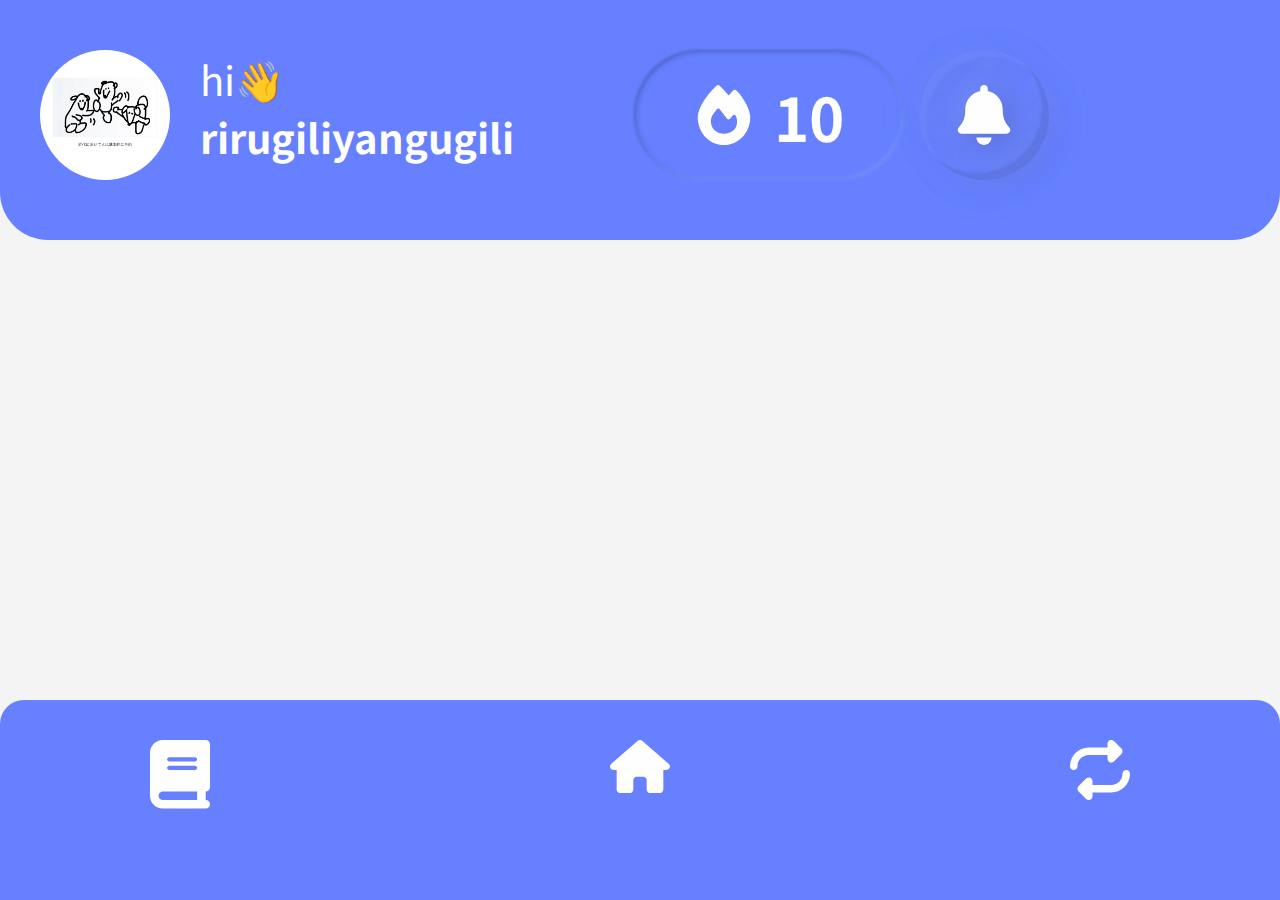
<file: public/index.html>
<!-- public/index.html -->
<!DOCTYPE html>
<html lang="ja">
  <head>
    <meta charset="UTF-8" />
    <title>レクシオ - あなたの言葉を、もっと自由に。</title>
    <link rel="stylesheet" href="../src/styles/ress.css" />
    <link rel="stylesheet" href="../src/styles/global.css" />
    <link rel="stylesheet" href="../src/components/header/header.css" />
    <link rel="stylesheet" href="../src/components/footer/footer.css" />
    <link rel="stylesheet" href="../src/pages/home/home.css" />
    <link rel="preconnect" href="https://fonts.googleapis.com" />
    <link rel="preconnect" href="https://fonts.gstatic.com" crossorigin />
    <link
      href="https://fonts.googleapis.com/css2?family=Noto+Sans+JP&display=swap"
      rel="stylesheet"
    />
    <link rel="icon" href="assets/lexio.ico" type="image/x-icon" />
  </head>
  <body>
    <div id="ContentContainer">
      <div id="app"></div>
      <script type="module" src="../src/index.js"></script>
    </div>
  </body>
</html>
</file>
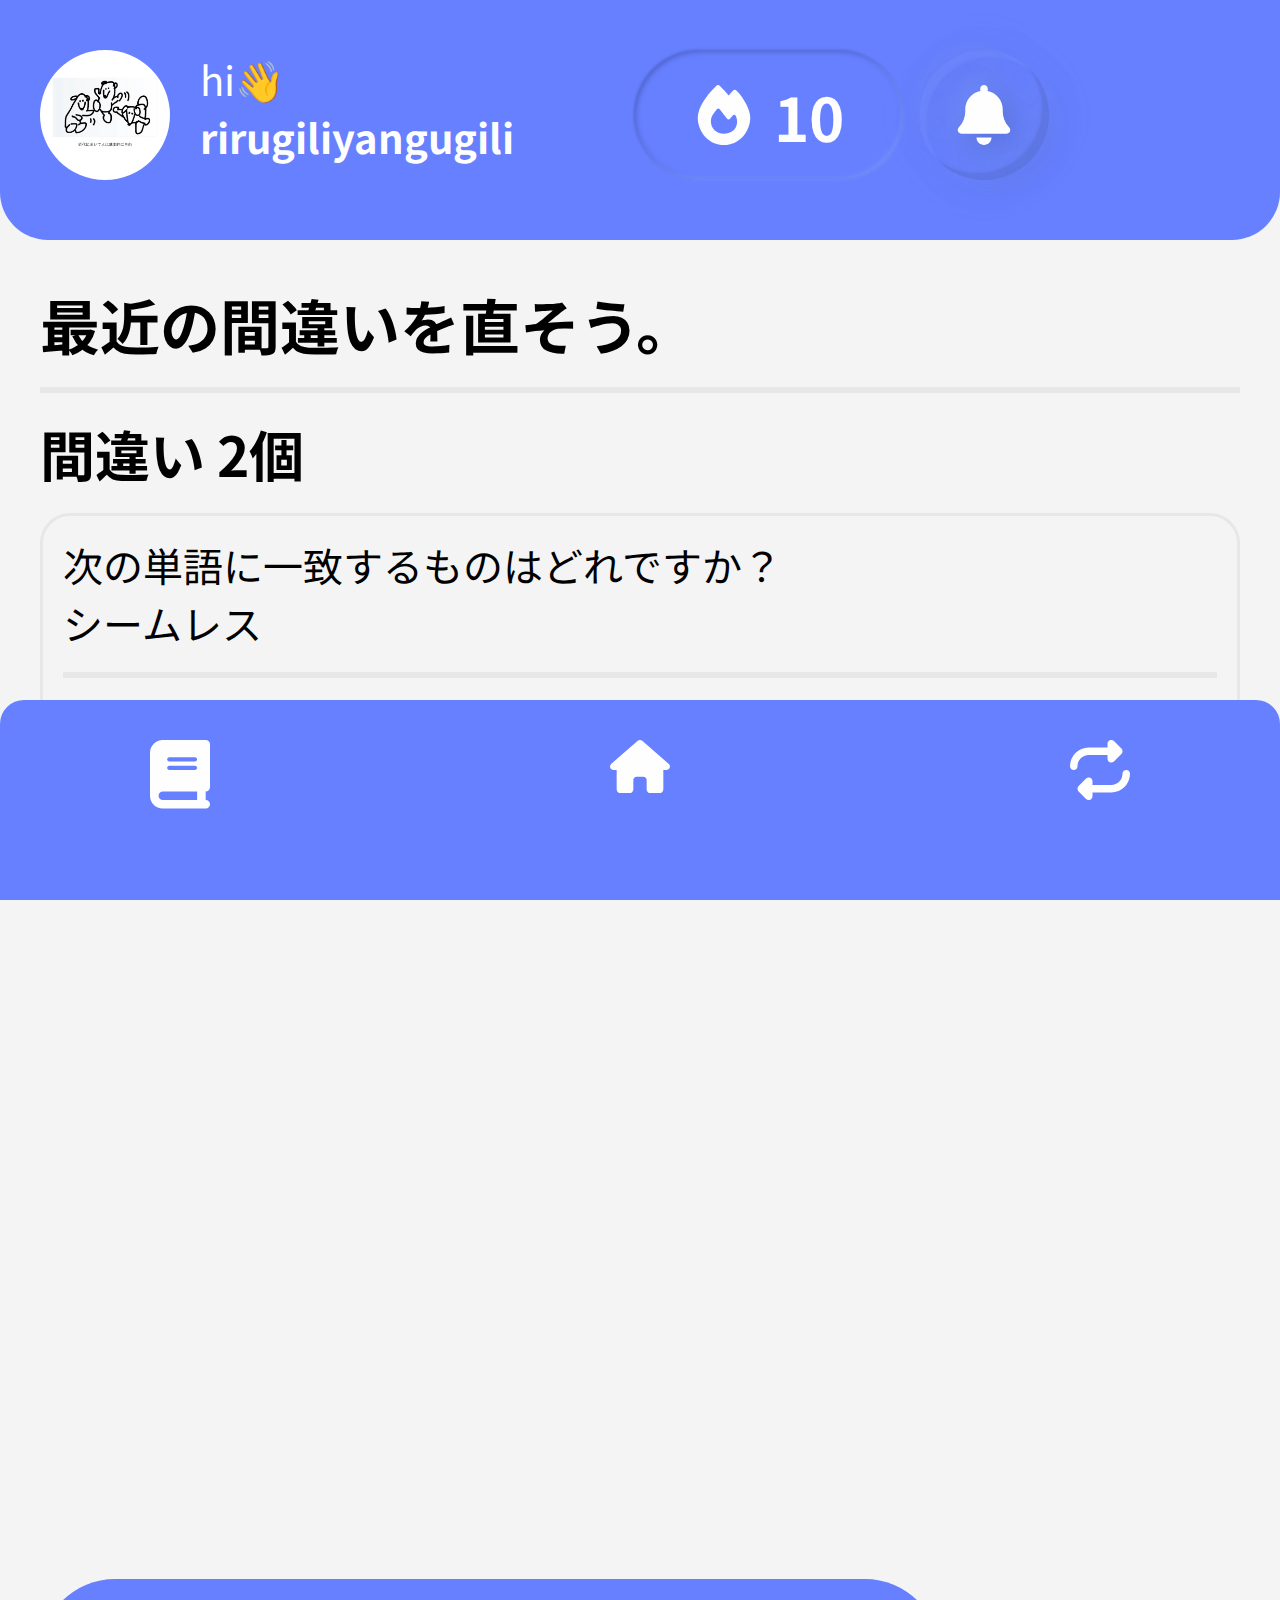
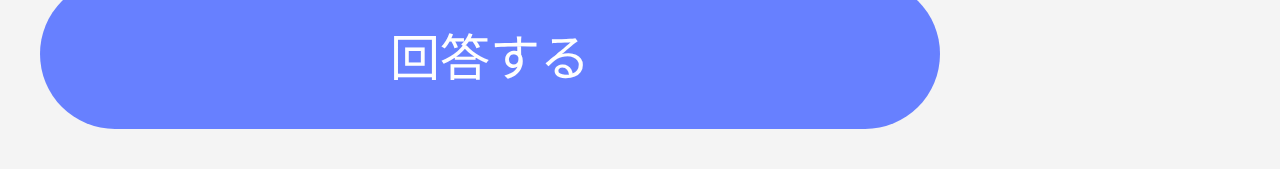
<file: public/backagain.html>
<!-- public/backagain.html -->
<!DOCTYPE html>
<html lang="ja">
  <head>
    <meta charset="UTF-8" />
    <title>レクシオ - あなたの言葉を、もっと自由に。</title>
    <link rel="stylesheet" href="../src/styles/ress.css" />
    <link rel="stylesheet" href="../src/styles/global.css" />
    <link rel="stylesheet" href="../src/components/header/header.css" />
    <link rel="stylesheet" href="../src/components/footer/footer.css" />
    <link rel="stylesheet" href="../src/pages/backagain/backagain.css" />
    <link rel="preconnect" href="https://fonts.googleapis.com" />
    <link rel="preconnect" href="https://fonts.gstatic.com" crossorigin />
    <link
      href="https://fonts.googleapis.com/css2?family=Noto+Sans+JP&display=swap"
      rel="stylesheet"
    />
    <link rel="icon" href="assets/lexio.ico" type="image/x-icon" />
  </head>
  <body>
    <div id="ContentContainer">
      <div id="app"></div>
      <script type="module" src="../src/repeat.js"></script>
    </div>
  </body>
</html>
</file>
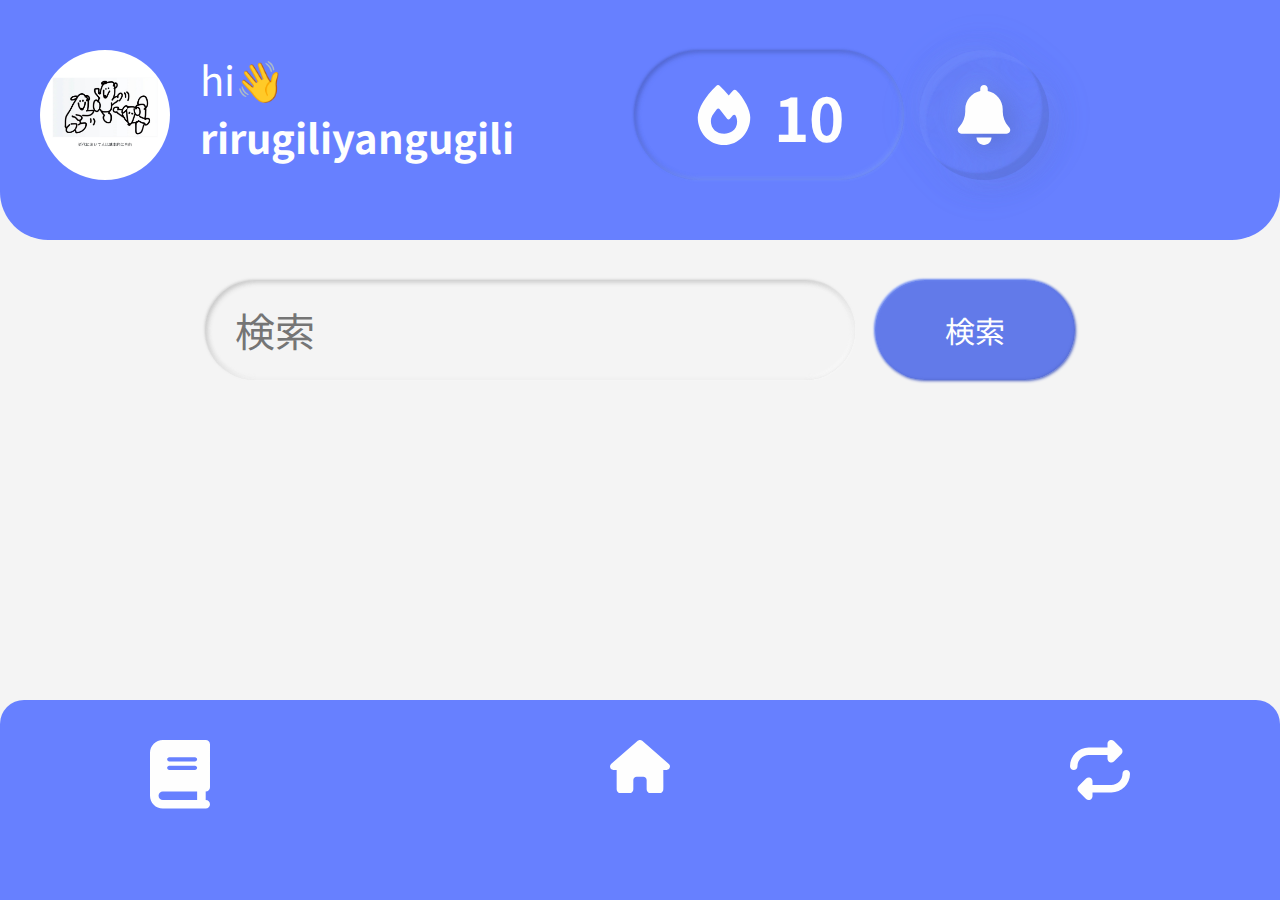
<file: public/dictionary.html>
<!-- public/dictionary.html -->
<!DOCTYPE html>
<html lang="ja">
  <head>
    <meta charset="UTF-8" />
    <title>レクシオ - あなたの言葉を、もっと自由に。</title>
    <link rel="stylesheet" href="../src/styles/ress.css" />
    <link rel="stylesheet" href="../src/styles/global.css" />
    <link rel="stylesheet" href="../src/components/header/header.css" />
    <link rel="stylesheet" href="../src/components/footer/footer.css" />
    <link rel="stylesheet" href="../src/pages/dictionary/dictionary.css" />
    <link rel="preconnect" href="https://fonts.googleapis.com" />
    <link rel="preconnect" href="https://fonts.gstatic.com" crossorigin />
    <link
      href="https://fonts.googleapis.com/css2?family=Noto+Sans+JP&display=swap"
      rel="stylesheet"
    />
    <link rel="icon" href="assets/lexio.ico" type="image/x-icon" />
  </head>
  <body>
    <div id="ContentContainer">
      <div id="app"></div>
      <script type="module" src="../src/dic.js"></script>
    </div>
  </body>
</html>
</file>
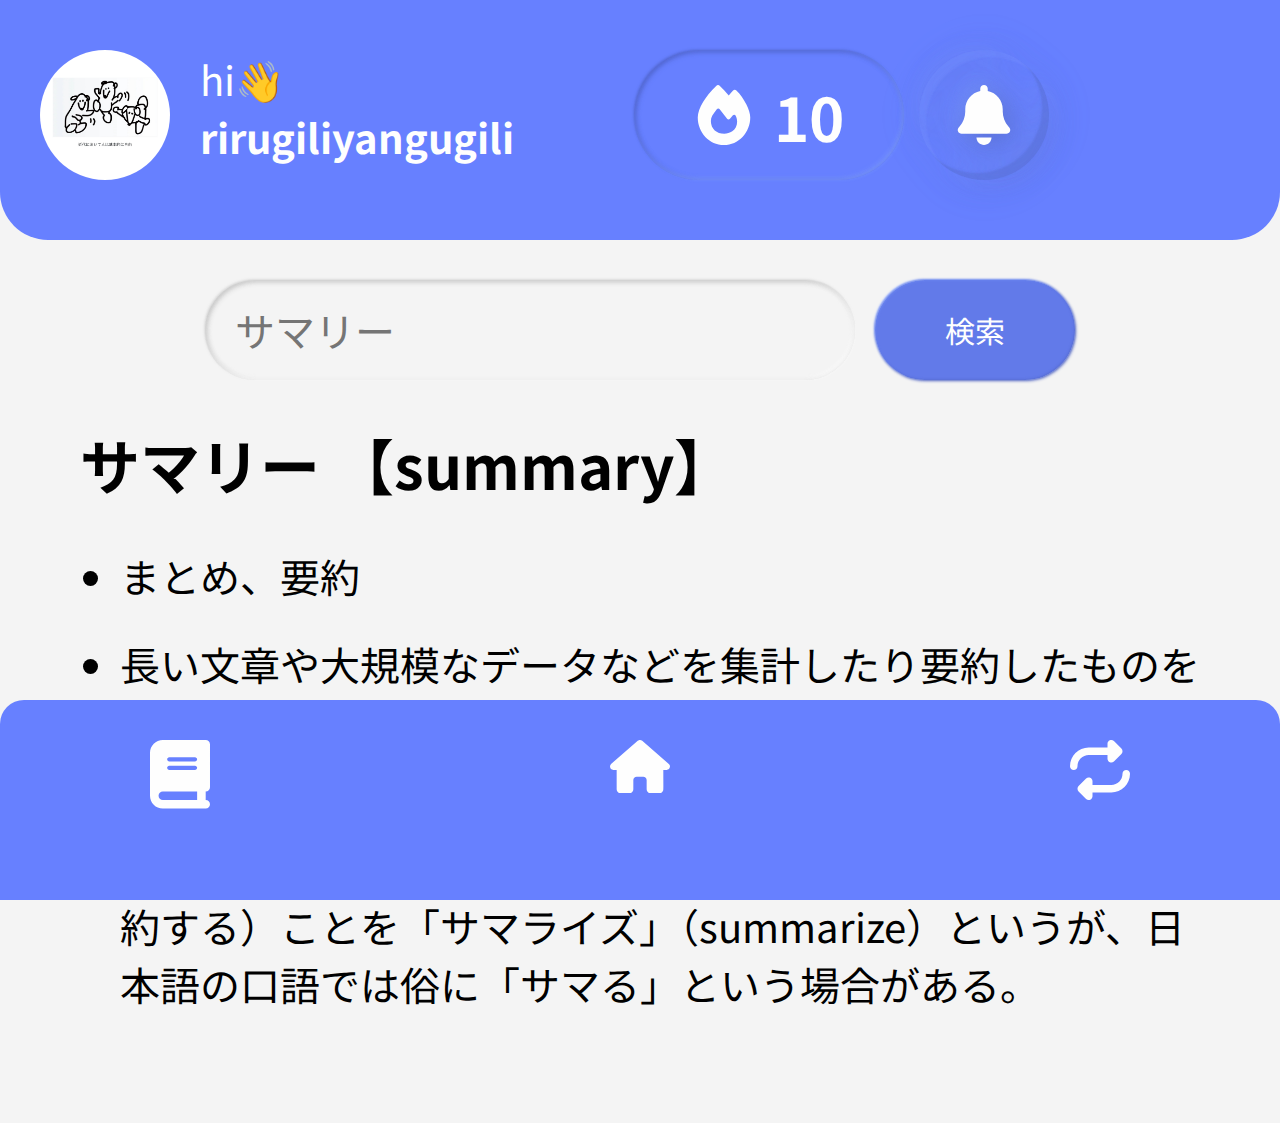
<file: public/dictonary.html>
<!-- public/dictionary.html -->
<!DOCTYPE html>
<html lang="ja">
  <head>
    <meta charset="UTF-8" />
    <title>レクシオ - あなたの言葉を、もっと自由に。</title>
    <link rel="stylesheet" href="../src/styles/ress.css" />
    <link rel="stylesheet" href="../src/styles/global.css" />
    <link rel="stylesheet" href="../src/components/header/header.css" />
    <link rel="stylesheet" href="../src/components/footer/footer.css" />
    <link rel="stylesheet" href="../src/pages/dictionary/dictionary.css" />
    <link rel="preconnect" href="https://fonts.googleapis.com" />
    <link rel="preconnect" href="https://fonts.gstatic.com" crossorigin />
    <link
      href="https://fonts.googleapis.com/css2?family=Noto+Sans+JP&display=swap"
      rel="stylesheet"
    />
    <link rel="icon" href="assets/lexio.ico" type="image/x-icon" />
  </head>
  <body>
    <div id="ContentContainer">
      <div id="app"></div>
      <script type="module" src="../src/dic-result.js"></script>
    </div>
  </body>
</html>
</file>
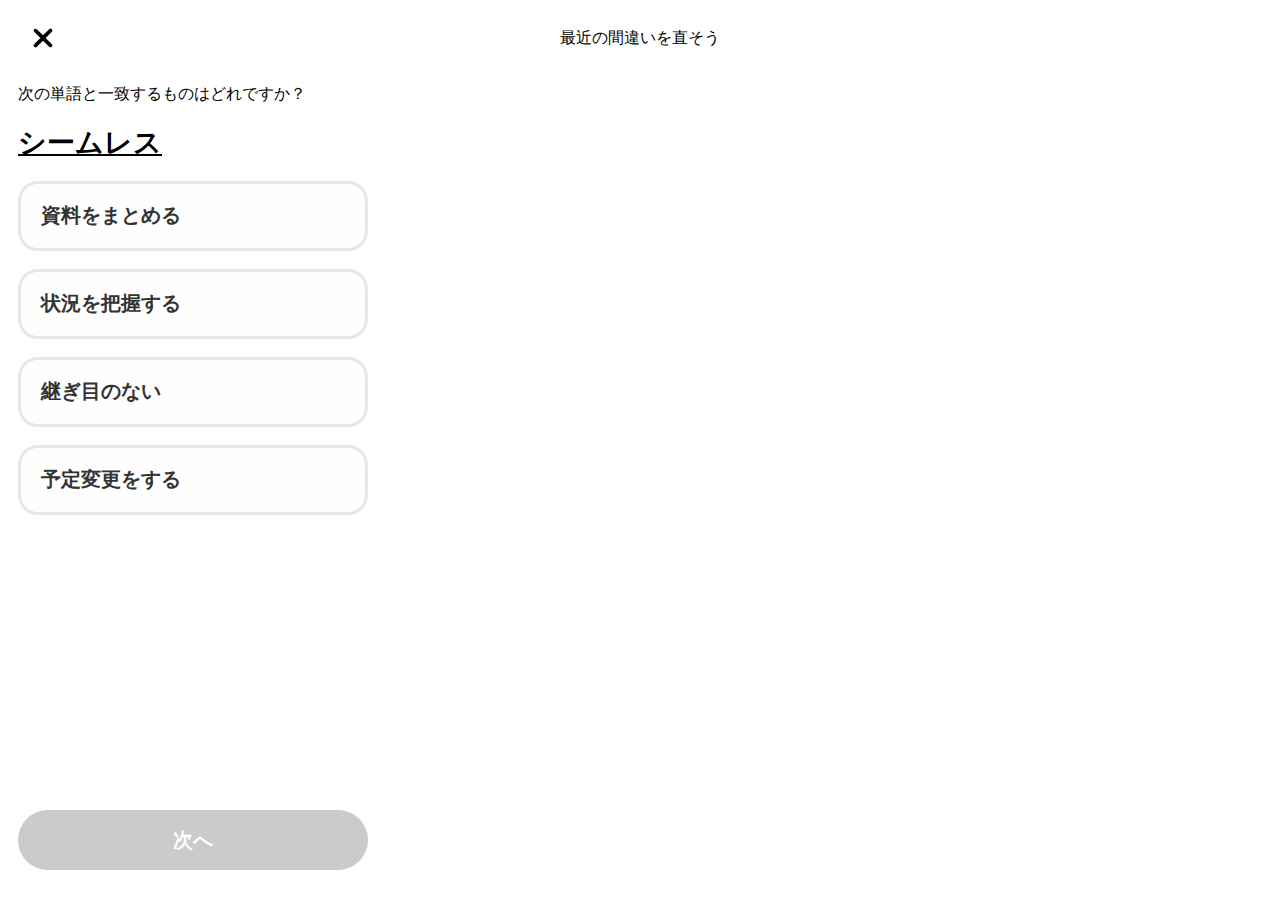
<file: src/pages/backagainquiz/quiz1/quiz1.html>
<!DOCTYPE html>
<html lang="ja">
  <head>
    <meta charset="UTF-8" />
    <meta name="viewport" content="width=device-width, initial-scale=1.0" />
    <title>レクシオ - あなたの言葉を、もっと自由に。</title>
    <link rel="stylesheet" href="../quiz.css" />
    <link rel="icon" href="assets/lexio.ico" type="image/x-icon" />
  </head>
  <body>
    <header>
      <a href="../../../../public/index.html">
        <svg xmlns="http://www.w3.org/2000/svg" viewBox="0 0 384 512">
          <!--!Font Awesome Free 6.7.2 by @fontawesome - https://fontawesome.com License - https://fontawesome.com/license/free Copyright 2025 Fonticons, Inc.-->
          <path
            d="M342.6 150.6c12.5-12.5 12.5-32.8 0-45.3s-32.8-12.5-45.3 0L192 210.7 86.6 105.4c-12.5-12.5-32.8-12.5-45.3 0s-12.5 32.8 0 45.3L146.7 256 41.4 361.4c-12.5 12.5-12.5 32.8 0 45.3s32.8 12.5 45.3 0L192 301.3 297.4 406.6c12.5 12.5 32.8 12.5 45.3 0s12.5-32.8 0-45.3L237.3 256 342.6 150.6z"
          />
        </svg>
      </a>
      <p>最近の間違いを直そう</p>
    </header>
    <main>
      <p><span class="quistion">次の単語と一致するものはどれですか？</span></p>
      <h1><span class="target">シームレス</span></h1>
      <div class="options">
        <button>資料をまとめる</button><br />
        <button>状況を把握する</button><br />
        <button>継ぎ目のない</button><br />
        <button>予定変更をする</button><br />
      </div>
    </main>
    <a
      href="../quiz2/quiz2.html"
      class="next"
      id="nextButton"
      style="pointer-events: none; background-color: rgb(203, 203, 203)"
      >次へ</a
    >
    <script src="back1.js"></script>
  </body>
</html>
</file>
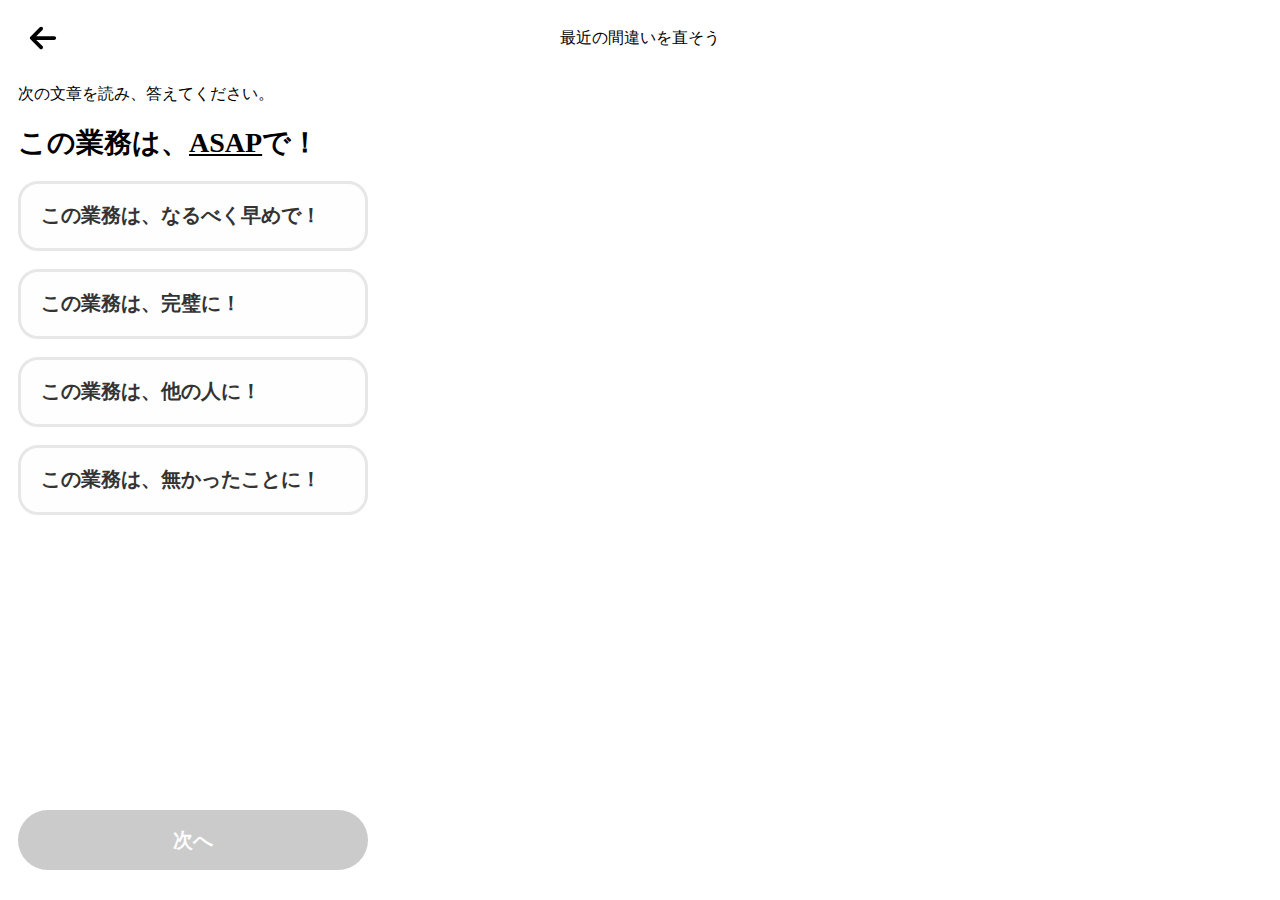
<file: src/pages/backagainquiz/quiz2/quiz2.html>
<!DOCTYPE html>
<html lang="ja">
  <head>
    <meta charset="UTF-8" />
    <meta name="viewport" content="width=device-width, initial-scale=1.0" />
    <title>レクシオ - あなたの言葉を、もっと自由に。</title>
    <link rel="stylesheet" href="../quiz.css" />
    <link rel="icon" href="assets/lexio.ico" type="image/x-icon" />
  </head>
  <body>
    <header>
      <a href="../quiz1/quiz1.html">
        <svg xmlns="http://www.w3.org/2000/svg" viewBox="0 0 448 512">
          <!--!Font Awesome Free 6.7.2 by @fontawesome - https://fontawesome.com License - https://fontawesome.com/license/free Copyright 2025 Fonticons, Inc.-->
          <path
            d="M9.4 233.4c-12.5 12.5-12.5 32.8 0 45.3l160 160c12.5 12.5 32.8 12.5 45.3 0s12.5-32.8 0-45.3L109.2 288 416 288c17.7 0 32-14.3 32-32s-14.3-32-32-32l-306.7 0L214.6 118.6c12.5-12.5 12.5-32.8 0-45.3s-32.8-12.5-45.3 0l-160 160z"
          />
        </svg>
      </a>
      <p>最近の間違いを直そう</p>
    </header>
    <main>
      <p><span class="quistion">次の文章を読み、答えてください。</span></p>
      <h1>この業務は、<span class="target">ASAP</span>で！</h1>
      <div class="options">
        <button>この業務は、なるべく早めで！</button><br />
        <button>この業務は、完璧に！</button><br />
        <button>この業務は、他の人に！</button><br />
        <button>この業務は、無かったことに！</button><br />
      </div>
    </main>
    <a
      href="../../../../public/index.html"
      class="next"
      id="nextButton"
      style="pointer-events: none; background-color: rgb(203, 203, 203)"
      >次へ</a
    >
    <script src="back2.js"></script>
  </body>
</html>
</file>
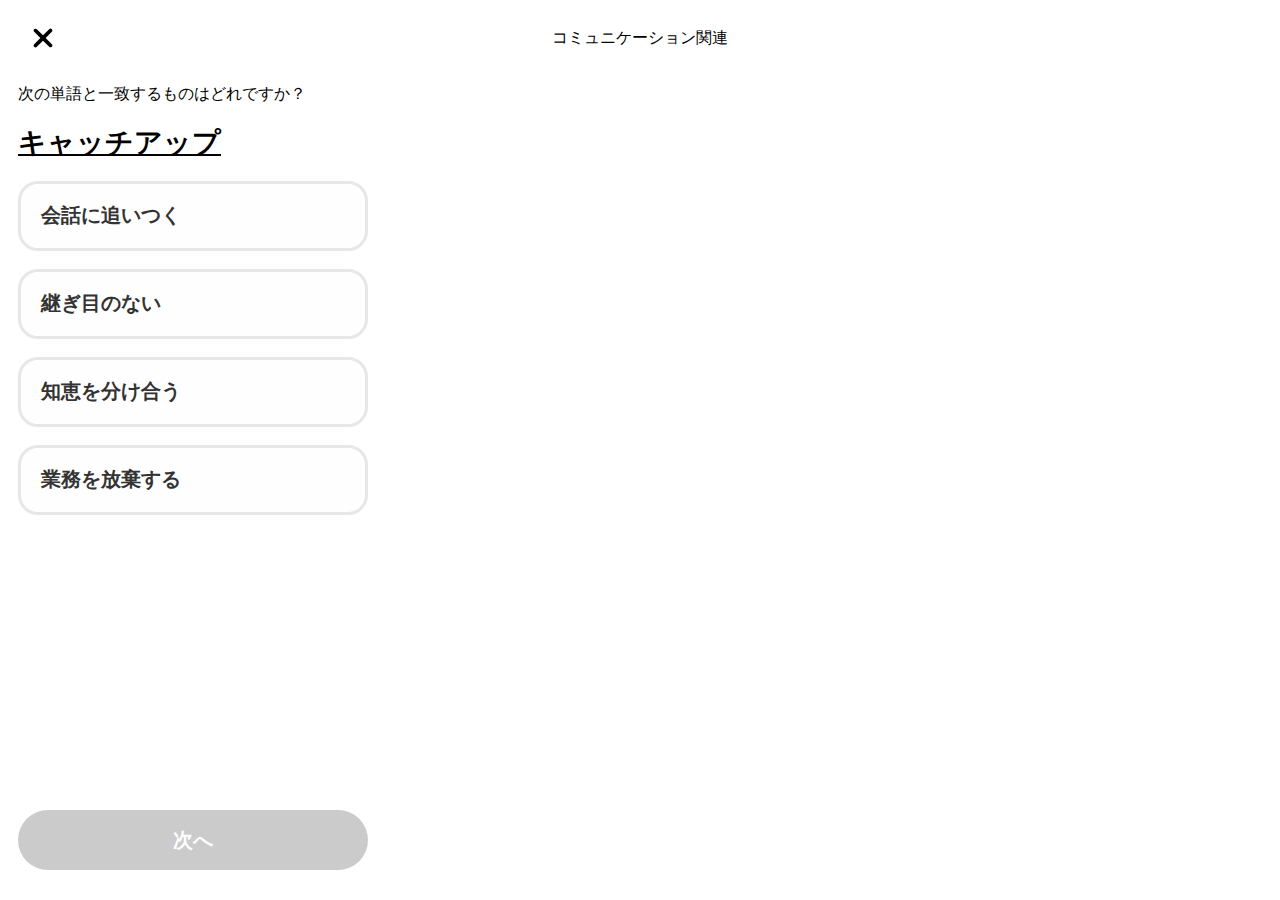
<file: src/pages/quiz/quiz1/quiz1.html>
<!DOCTYPE html>
<html lang="ja">
  <head>
    <meta charset="UTF-8" />
    <meta name="viewport" content="width=device-width, initial-scale=1.0" />
    <link rel="stylesheet" href="../quiz.css" />
    <title>レクシオ - あなたの言葉を、もっと自由に。</title>
  </head>
  <body>
    <header>
      <a href="../../../../public/index.html">
        <svg xmlns="http://www.w3.org/2000/svg" viewBox="0 0 384 512">
          <!-- !Font Awesome Free 6.7.2 by @fontawesome - https://fontawesome.com License - https://fontawesome.com/license/free Copyright 2025 Fonticons, Inc. -->
          <path
            d="M342.6 150.6c12.5-12.5 12.5-32.8 0-45.3s-32.8-12.5-45.3 0L192 210.7 86.6 105.4c-12.5-12.5-32.8-12.5-45.3 0s-12.5 32.8 0 45.3L146.7 256 41.4 361.4c-12.5 12.5-12.5 32.8 0 45.3s32.8 12.5 45.3 0L192 301.3 297.4 406.6c12.5 12.5 32.8 12.5 45.3 0s12.5-32.8 0-45.3L237.3 256 342.6 150.6z"
          />
        </svg>
      </a>
      <p>コミュニケーション関連</p>
    </header>
    <main>
      <p><span class="quistion">次の単語と一致するものはどれですか？</span></p>
      <h1><span class="target">キャッチアップ</span></h1>
      <div class="options">
        <button>会話に追いつく</button><br />
        <button>継ぎ目のない</button><br />
        <button>知恵を分け合う</button><br />
        <button>業務を放棄する</button><br />
      </div>
    </main>
    <a
      href="../quiz2/quiz2.html"
      class="next"
      id="nextButton"
      style="pointer-events: none; background-color: rgb(203, 203, 203)"
      >次へ</a
    >
    <script src="quiz1.js"></script>
  </body>
</html>
</file>
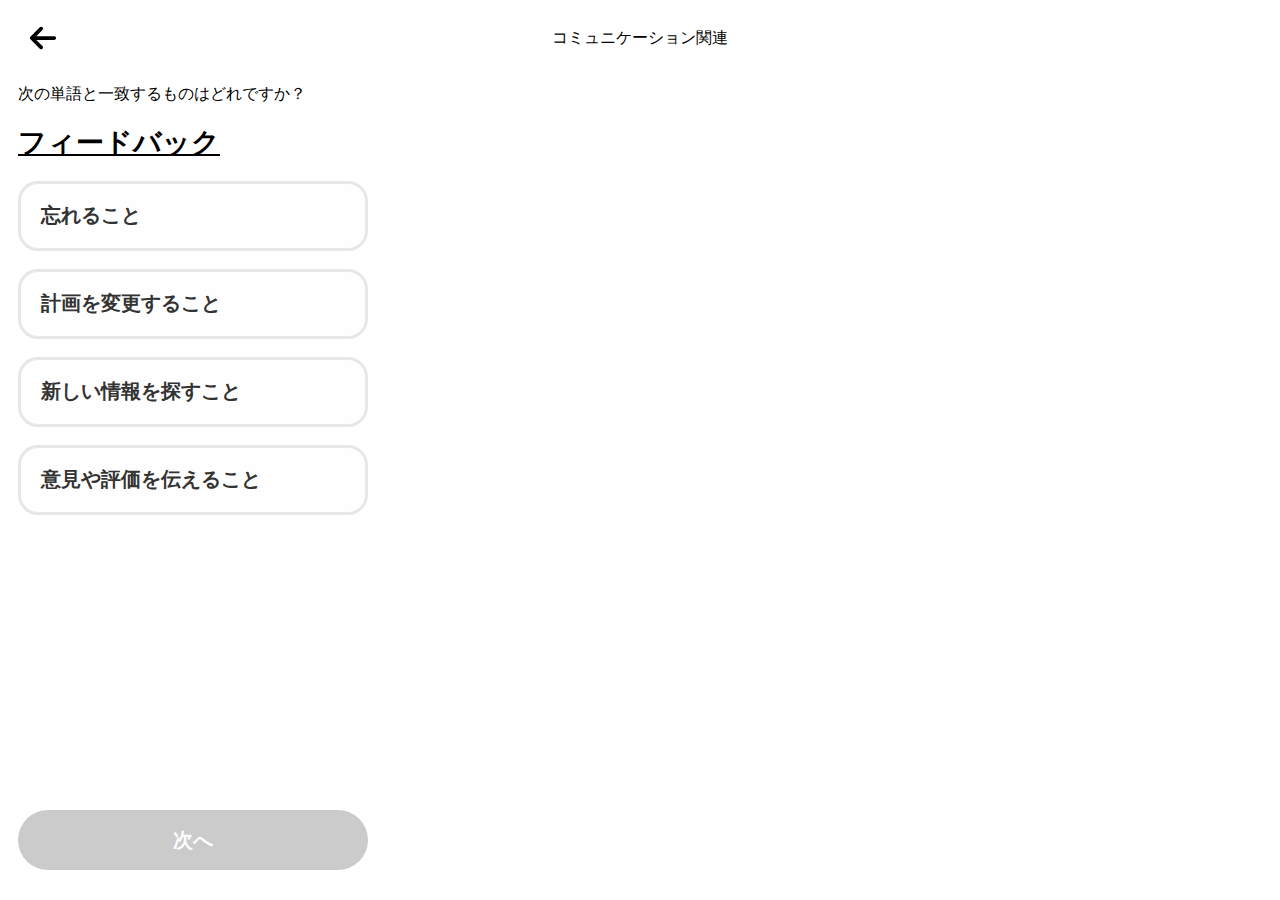
<file: src/pages/quiz/quiz2/quiz2.html>
<!DOCTYPE html>
<html lang="ja">
  <head>
    <meta charset="UTF-8" />
    <meta name="viewport" content="width=device-width, initial-scale=1.0" />
    <title>レクシオ - あなたの言葉を、もっと自由に。</title>
    <link rel="stylesheet" href="../quiz.css" />
  </head>
  <body>
    <header>
      <a href="../quiz1/quiz1.html">
        <svg xmlns="http://www.w3.org/2000/svg" viewBox="0 0 448 512">
          <!--!Font Awesome Free 6.7.2 by @fontawesome - https://fontawesome.com License - https://fontawesome.com/license/free Copyright 2025 Fonticons, Inc.-->
          <path
            d="M9.4 233.4c-12.5 12.5-12.5 32.8 0 45.3l160 160c12.5 12.5 32.8 12.5 45.3 0s12.5-32.8 0-45.3L109.2 288 416 288c17.7 0 32-14.3 32-32s-14.3-32-32-32l-306.7 0L214.6 118.6c12.5-12.5 12.5-32.8 0-45.3s-32.8-12.5-45.3 0l-160 160z"
          />
        </svg>
      </a>
      <p>コミュニケーション関連</p>
    </header>
    <main>
      <p><span class="quistion">次の単語と一致するものはどれですか？</span></p>
      <h1><span class="target">フィードバック</span></h1>
      <div class="options">
        <button>忘れること</button><br />
        <button>計画を変更すること</button><br />
        <button>新しい情報を探すこと</button><br />
        <button>意見や評価を伝えること</button><br />
      </div>
    </main>
    <a
      href="../quiz3/quiz3.html"
      class="next"
      id="nextButton"
      style="pointer-events: none; background-color: rgb(203, 203, 203)"
      >次へ</a
    >
    <script src="quiz2.js"></script>
  </body>
</html>
</file>
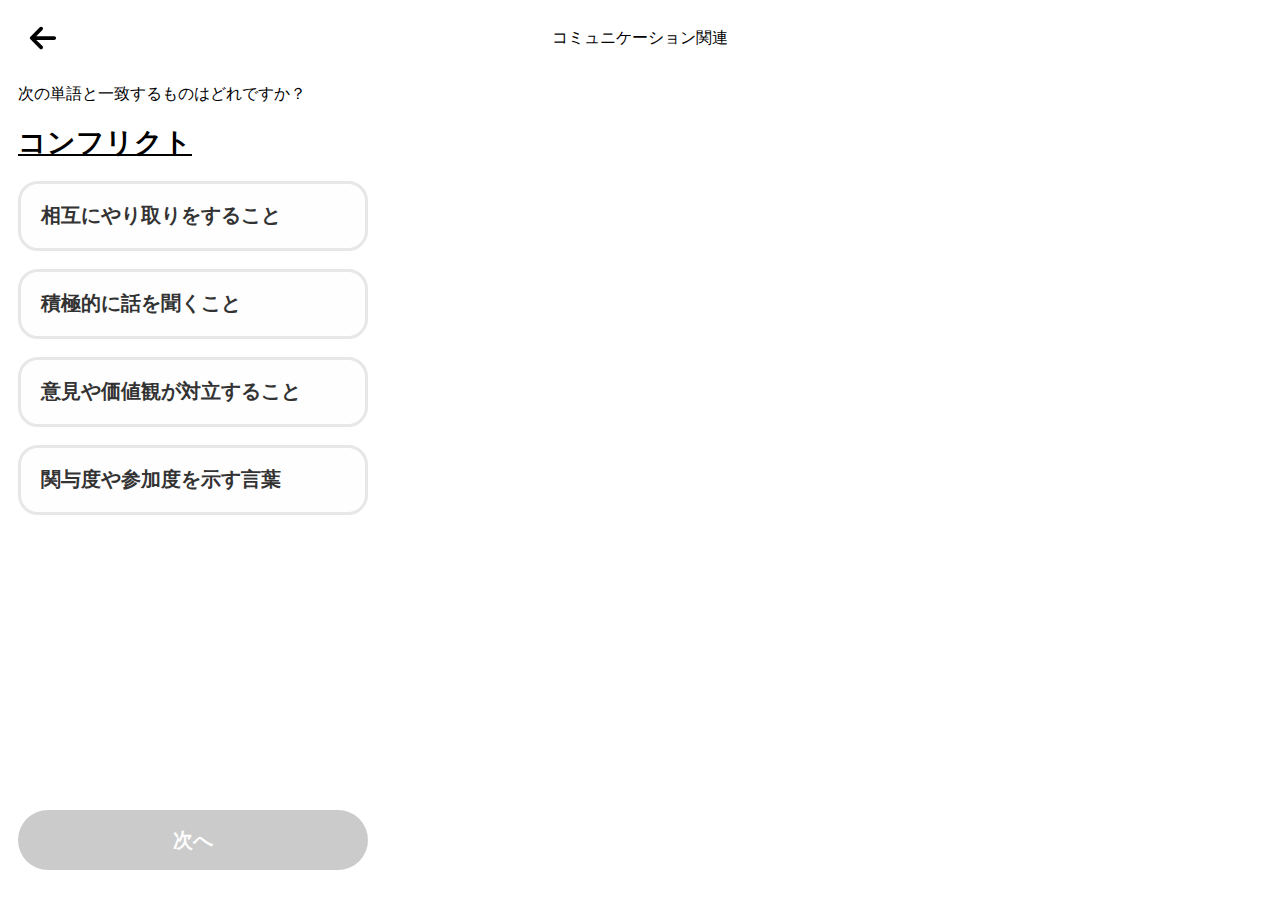
<file: src/pages/quiz/quiz3/quiz3.html>
<!DOCTYPE html>
<html lang="ja">
  <head>
    <meta charset="UTF-8" />
    <meta name="viewport" content="width=device-width, initial-scale=1.0" />
    <title>レクシオ - あなたの言葉を、もっと自由に。</title>
    <link rel="stylesheet" href="../quiz.css" />
  </head>
  <body>
    <header>
      <a href="../quiz2/quiz2.html">
        <svg xmlns="http://www.w3.org/2000/svg" viewBox="0 0 448 512">
          <!--!Font Awesome Free 6.7.2 by @fontawesome - https://fontawesome.com License - https://fontawesome.com/license/free Copyright 2025 Fonticons, Inc.-->
          <path
            d="M9.4 233.4c-12.5 12.5-12.5 32.8 0 45.3l160 160c12.5 12.5 32.8 12.5 45.3 0s12.5-32.8 0-45.3L109.2 288 416 288c17.7 0 32-14.3 32-32s-14.3-32-32-32l-306.7 0L214.6 118.6c12.5-12.5 12.5-32.8 0-45.3s-32.8-12.5-45.3 0l-160 160z"
          />
        </svg>
      </a>
      <p>コミュニケーション関連</p>
    </header>
    <main>
      <p><span class="quistion">次の単語と一致するものはどれですか？</span></p>
      <h1><span class="target">コンフリクト</span></h1>
      <div class="options">
        <button>相互にやり取りをすること</button><br />
        <button>積極的に話を聞くこと</button><br />
        <button>意見や価値観が対立すること</button><br />
        <button>関与度や参加度を示す言葉</button><br />
      </div>
    </main>
    <a
      href="../quiz4/quiz4.html"
      class="next"
      id="nextButton"
      style="pointer-events: none; background-color: rgb(203, 203, 203)"
      >次へ</a
    >
    <script src="quiz3.js"></script>
  </body>
</html>
</file>
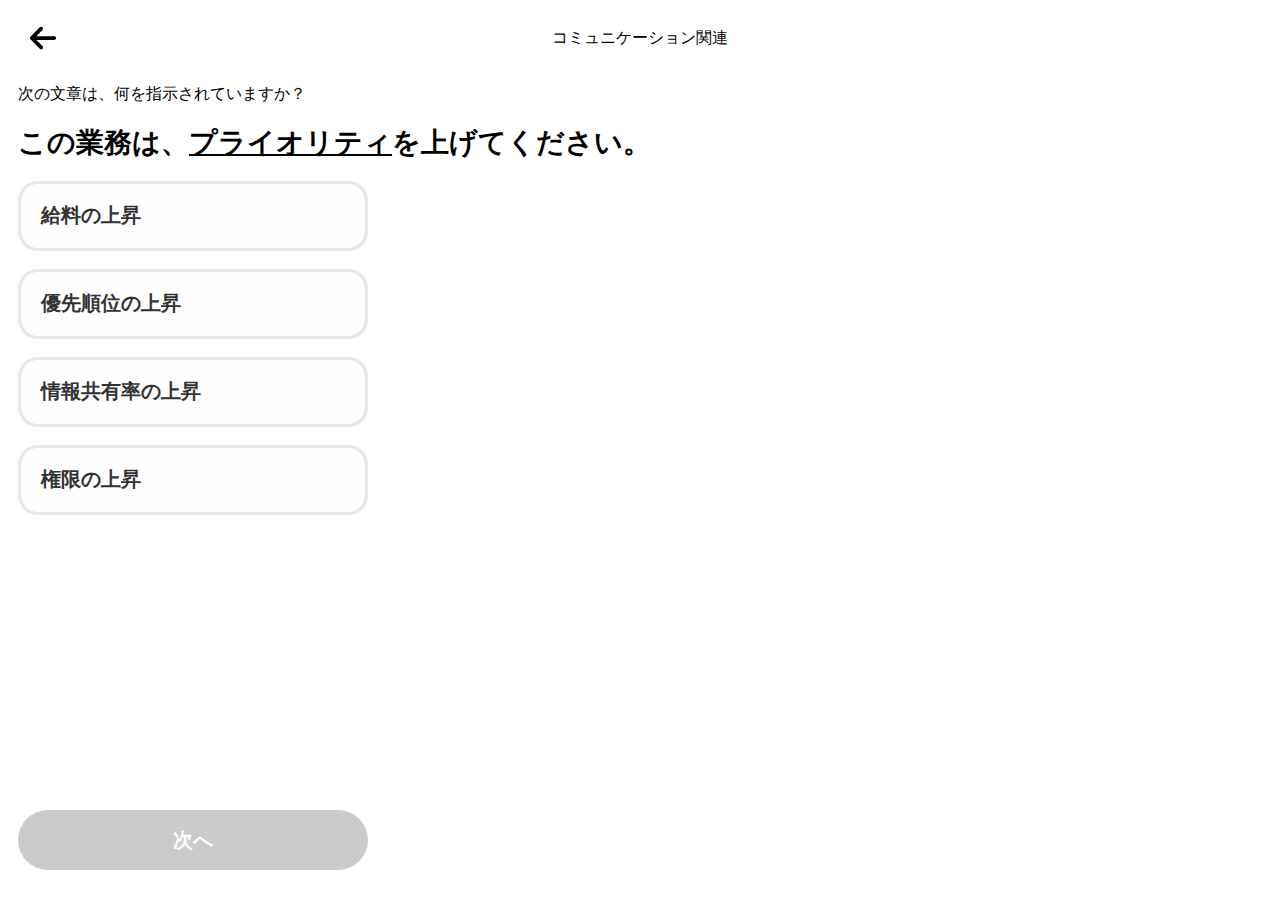
<file: src/pages/quiz/quiz4/quiz4.html>
<!DOCTYPE html>
<html lang="ja">
  <head>
    <meta charset="UTF-8" />
    <meta name="viewport" content="width=device-width, initial-scale=1.0" />
    <title>レクシオ - あなたの言葉を、もっと自由に。</title>
    <link rel="stylesheet" href="../quiz.css" />
  </head>
  <body>
    <header>
      <a href="../quiz3/quiz3.html">
        <svg xmlns="http://www.w3.org/2000/svg" viewBox="0 0 448 512">
          <!--!Font Awesome Free 6.7.2 by @fontawesome - https://fontawesome.com License - https://fontawesome.com/license/free Copyright 2025 Fonticons, Inc.-->
          <path
            d="M9.4 233.4c-12.5 12.5-12.5 32.8 0 45.3l160 160c12.5 12.5 32.8 12.5 45.3 0s12.5-32.8 0-45.3L109.2 288 416 288c17.7 0 32-14.3 32-32s-14.3-32-32-32l-306.7 0L214.6 118.6c12.5-12.5 12.5-32.8 0-45.3s-32.8-12.5-45.3 0l-160 160z"
          />
        </svg>
      </a>
      <p>コミュニケーション関連</p>
    </header>
    <main>
      <p><span class="quistion">次の文章は、何を指示されていますか？</span></p>
      <h1>
        この業務は、<span class="target">プライオリティ</span>を上げてください。
      </h1>
      <div class="options">
        <button>給料の上昇</button><br />
        <button>優先順位の上昇</button><br />
        <button>情報共有率の上昇</button><br />
        <button>権限の上昇</button><br />
      </div>
    </main>
    <a
      href="../quiz5/quiz5.html"
      class="next"
      id="nextButton"
      style="pointer-events: none; background-color: rgb(203, 203, 203)"
      >次へ</a
    >
    <script src="quiz4.js"></script>
  </body>
</html>
</file>
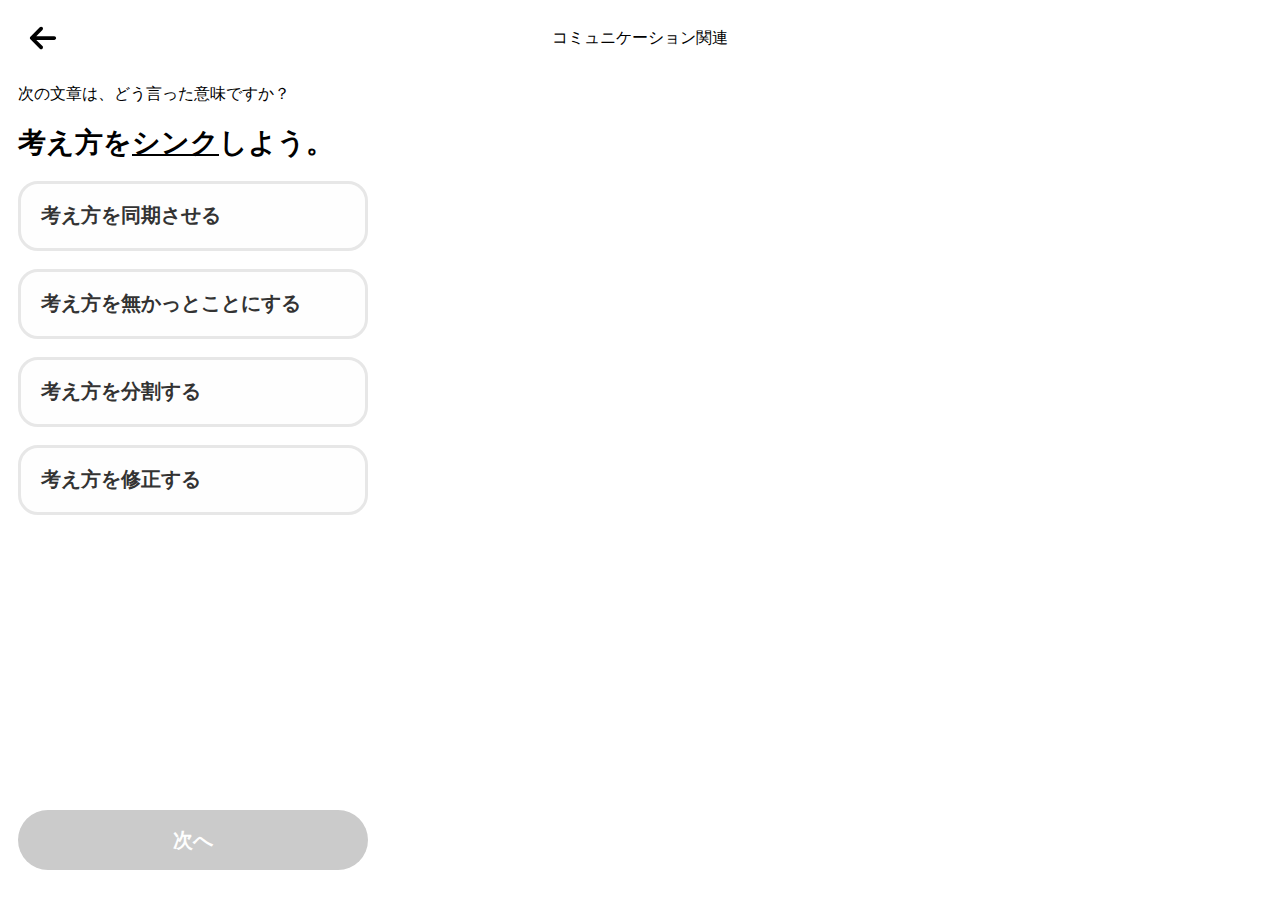
<file: src/pages/quiz/quiz5/quiz5.html>
<!DOCTYPE html>
<html lang="ja">
  <head>
    <meta charset="UTF-8" />
    <meta name="viewport" content="width=device-width, initial-scale=1.0" />
    <title>レクシオ - あなたの言葉を、もっと自由に。</title>
    <link rel="stylesheet" href="../quiz.css" />
  </head>
  <body>
    <header>
      <a href="../quiz4/quiz4.html">
        <svg xmlns="http://www.w3.org/2000/svg" viewBox="0 0 448 512">
          <!--!Font Awesome Free 6.7.2 by @fontawesome - https://fontawesome.com License - https://fontawesome.com/license/free Copyright 2025 Fonticons, Inc.-->
          <path
            d="M9.4 233.4c-12.5 12.5-12.5 32.8 0 45.3l160 160c12.5 12.5 32.8 12.5 45.3 0s12.5-32.8 0-45.3L109.2 288 416 288c17.7 0 32-14.3 32-32s-14.3-32-32-32l-306.7 0L214.6 118.6c12.5-12.5 12.5-32.8 0-45.3s-32.8-12.5-45.3 0l-160 160z"
          />
        </svg>
      </a>
      <p>コミュニケーション関連</p>
    </header>
    <main>
      <p><span class="quistion">次の文章は、どう言った意味ですか？</span></p>
      <h1>考え方を<span class="target">シンク</span>しよう。</h1>
      <div class="options">
        <button>考え方を同期させる</button><br />
        <button>考え方を無かっとことにする</button><br />
        <button>考え方を分割する</button><br />
        <button>考え方を修正する</button><br />
      </div>
    </main>
    <a
      href="../../../../public/index.html"
      class="next"
      id="nextButton"
      style="pointer-events: none; background-color: rgb(203, 203, 203)"
      >次へ</a
    >
    <script src="quiz5.js"></script>
  </body>
</html>
</file>
<file: src/styles/ress.css>
/* resset.dev • v5.0.2 */

/* # =================================================================
   # Global selectors
   # ================================================================= */

   html {
    box-sizing: border-box;
    -webkit-text-size-adjust: 100%; /* Prevent adjustments of font size after orientation changes in iOS */
    word-break: normal;
    -moz-tab-size: 4;
    tab-size: 4;
  }
  
  *,
  ::before,
  ::after {
    background-repeat: no-repeat; /* Set `background-repeat: no-repeat` to all elements and pseudo elements */
    box-sizing: inherit;
  }
  
  ::before,
  ::after {
    text-decoration: inherit; /* Inherit text-decoration and vertical align to ::before and ::after pseudo elements */
    vertical-align: inherit;
  }
  
  * {
    padding: 0; /* Reset `padding` and `margin` of all elements */
    margin: 0;
  }
  
  /* # =================================================================
     # General elements
     # ================================================================= */
  
  hr {
    overflow: visible; /* Show the overflow in Edge and IE */
    height: 0; /* Add the correct box sizing in Firefox */
    color: inherit; /* Correct border color in Firefox. */
  }
  
  details,
  main {
    display: block; /* Render the `main` element consistently in IE. */
  }
  
  summary {
    display: list-item; /* Add the correct display in all browsers */
  }
  
  small {
    font-size: 80%; /* Set font-size to 80% in `small` elements */
  }
  
  [hidden] {
    display: none; /* Add the correct display in IE */
  }
  
  abbr[title] {
    border-bottom: none; /* Remove the bottom border in Chrome 57 */
    /* Add the correct text decoration in Chrome, Edge, IE, Opera, and Safari */
    text-decoration: underline;
    text-decoration: underline dotted;
  }
  
  a {
    background-color: transparent; /* Remove the gray background on active links in IE 10 */
  }
  
  a:active,
  a:hover {
    outline-width: 0; /* Remove the outline when hovering in all browsers */
  }
  
  code,
  kbd,
  pre,
  samp {
    font-family: monospace, monospace; /* Specify the font family of code elements */
  }
  
  pre {
    font-size: 1em; /* Correct the odd `em` font sizing in all browsers */
  }
  
  b,
  strong {
    font-weight: bolder; /* Add the correct font weight in Chrome, Edge, and Safari */
  }
  
  /* https://gist.github.com/unruthless/413930 */
  sub,
  sup {
    font-size: 75%;
    line-height: 0;
    position: relative;
    vertical-align: baseline;
  }
  
  sub {
    bottom: -0.25em;
  }
  
  sup {
    top: -0.5em;
  }
  
  table {
    border-color: inherit; /* Correct border color in all Chrome, Edge, and Safari. */
    text-indent: 0; /* Remove text indentation in Chrome, Edge, and Safari */
  }
  
  iframe {
    border-style: none;
  }
  
  /* # =================================================================
     # Forms
     # ================================================================= */
  
  input {
    border-radius: 0;
  }
  
  [type='number']::-webkit-inner-spin-button,
  [type='number']::-webkit-outer-spin-button {
    height: auto; /* Correct the cursor style of increment and decrement buttons in Chrome */
  }
  
  [type='search'] {
    -webkit-appearance: textfield; /* Correct the odd appearance in Chrome and Safari */
    outline-offset: -2px; /* Correct the outline style in Safari */
  }
  
  [type='search']::-webkit-search-decoration {
    -webkit-appearance: none; /* Remove the inner padding in Chrome and Safari on macOS */
  }
  
  textarea {
    overflow: auto; /* Internet Explorer 11+ */
    resize: vertical; /* Specify textarea resizability */
  }
  
  button,
  input,
  optgroup,
  select,
  textarea {
    font: inherit; /* Specify font inheritance of form elements */
  }
  
  optgroup {
    font-weight: bold; /* Restore the font weight unset by the previous rule */
  }
  
  button {
    overflow: visible; /* Address `overflow` set to `hidden` in IE 8/9/10/11 */
  }
  
  button,
  select {
    text-transform: none; /* Firefox 40+, Internet Explorer 11- */
  }
  
  /* Apply cursor pointer to button elements */
  button,
  [type='button'],
  [type='reset'],
  [type='submit'],
  [role='button'] {
    cursor: pointer;
  }
  
  /* Remove inner padding and border in Firefox 4+ */
  button::-moz-focus-inner,
  [type='button']::-moz-focus-inner,
  [type='reset']::-moz-focus-inner,
  [type='submit']::-moz-focus-inner {
    border-style: none;
    padding: 0;
  }
  
  /* Replace focus style removed in the border reset above */
  button:-moz-focusring,
  [type='button']::-moz-focus-inner,
  [type='reset']::-moz-focus-inner,
  [type='submit']::-moz-focus-inner {
    outline: 1px dotted ButtonText;
  }
  
  button,
  html [type='button'], /* Prevent a WebKit bug where (2) destroys native `audio` and `video`controls in Android 4 */
  [type='reset'],
  [type='submit'] {
    -webkit-appearance: button; /* Correct the inability to style clickable types in iOS */
  }
  
  /* Remove the default button styling in all browsers */
  button,
  input,
  select,
  textarea {
    background-color: transparent;
    border-style: none;
  }
  
  a:focus,
  button:focus,
  input:focus,
  select:focus,
  textarea:focus {
    outline-width: 0;
  }
  
  /* Style select like a standard input */
  select {
    -moz-appearance: none; /* Firefox 36+ */
    -webkit-appearance: none; /* Chrome 41+ */
  }
  
  select::-ms-expand {
    display: none; /* Internet Explorer 11+ */
  }
  
  select::-ms-value {
    color: currentColor; /* Internet Explorer 11+ */
  }
  
  legend {
    border: 0; /* Correct `color` not being inherited in IE 8/9/10/11 */
    color: inherit; /* Correct the color inheritance from `fieldset` elements in IE */
    display: table; /* Correct the text wrapping in Edge and IE */
    max-width: 100%; /* Correct the text wrapping in Edge and IE */
    white-space: normal; /* Correct the text wrapping in Edge and IE */
    max-width: 100%; /* Correct the text wrapping in Edge 18- and IE */
  }
  
  ::-webkit-file-upload-button {
    /* Correct the inability to style clickable types in iOS and Safari */
    -webkit-appearance: button;
    color: inherit;
    font: inherit; /* Change font properties to `inherit` in Chrome and Safari */
  }
  
  /* Replace pointer cursor in disabled elements */
  [disabled] {
    cursor: default;
  }
  
  /* # =================================================================
     # Specify media element style
     # ================================================================= */
  
  img {
    border-style: none; /* Remove border when inside `a` element in IE 8/9/10 */
  }
  
  /* Add the correct vertical alignment in Chrome, Firefox, and Opera */
  progress {
    vertical-align: baseline;
  }
  
  /* # =================================================================
     # Accessibility
     # ================================================================= */
  
  /* Specify the progress cursor of updating elements */
  [aria-busy='true'] {
    cursor: progress;
  }
  
  /* Specify the pointer cursor of trigger elements */
  [aria-controls] {
    cursor: pointer;
  }
  
  /* Specify the unstyled cursor of disabled, not-editable, or otherwise inoperable elements */
  [aria-disabled='true'] {
    cursor: default;
  }
</file>
<file: src/styles/global.css>
body {
  background-color: #f4f4f4;
  font-family: "Noto Sans JP", serif;
  font-optical-sizing: auto;
  font-weight: 400;
  font-style: normal;
}

main {
  padding: 40px;
}
</file>
<file: src/components/header/header.css>
header {
  width: 100%;
  height: 240px;
  border-radius: 0 0 48px 48px;
  color: #fefefe;
  text-align: center;
  padding: 50px 40px;
  display: flex;
  background-color: #6780ff;
}

.userIcon {
  width: 130px;
  height: 130px;
  margin-right: 30px;
  border-radius: 100%;
}

.userName {
  text-align: left;
  margin-right: 120px;
  font-size: 40px;
}

.userName span {
  font-weight: bold;
}

.Streak {
  width: 270px;
  height: 130px;
  border-radius: 100px;
  display: flex;
  align-items: center;
  justify-content: center;
  margin-right: 15px;
  flex-direction: row-reverse;
  box-shadow: 1px 1px 2px 0px rgba(124, 154, 255, 0.3),
    -1px -1px 2px 0px rgba(82, 102, 204, 0.5),
    -2px 2px 4px 0px rgba(82, 102, 204, 0.2) inset,
    2px -2px 4px 0px rgba(82, 102, 204, 0.2) inset,
    -2px -2px 4px 0px rgba(124, 154, 255, 0.9) inset,
    2px 2px 5px 0px rgba(82, 102, 204, 0.9) inset;
}

.Streak svg {
  width: 60px;
  height: 60px;
  fill: #fefefe;
  margin-right: 20px;
}

.Streak {
  font-size: 60px;
  font-weight: bold;
}

.Notification {
  width: 130px;
  height: 130px;
  border-radius: 100%;
  display: flex;
  align-items: center;
  justify-content: center;
  box-shadow: 7px 7px 2px 0px rgba(118, 147, 255, 0.3) inset,
    -7px -7px 2px 0px rgba(88, 109, 209, 0.5) inset;
  filter: drop-shadow(5px 5px 13px rgba(88, 109, 209, 0.9))
    drop-shadow(-5px -5px 10px rgba(118, 147, 255, 0.9))
    drop-shadow(5px -5px 10px rgba(88, 109, 209, 0.2))
    drop-shadow(-5px 5px 10px rgba(88, 109, 209, 0.2));
}

.Notification svg {
  width: 60px;
  height: 60px;
  fill: #fefefe;
}
</file>
<file: src/components/footer/footer.css>
footer {
  background-color: #6780ff;
  width: 100%;
  height: 200px;
  display: flex;
  justify-content: space-between;
  padding: 40px 150px;
  position: fixed;
  bottom: 0;
  border-radius: 24px 24px 0 0;
}

footer figure {
  width: 60px;
  height: 60px;
  fill: #fefefe;
}
</file>
<file: src/pages/home/home.css>
.Quiz {
  padding-top: 10px;
}

.QuizButton a {
  border: 10px solid #e7e7e7;
  border-radius: 30px;
  padding: 20px 30px;
  height: 170px;
  display: flex;
  justify-items: center;
  align-items: center;
  color: #333;
  text-decoration: none;
  font-size: 50px;
  font-weight: bold;
}

.QuizButton p {
  font-size: 30px;
  margin-top: 10px;
}

.Quiz p {
  margin-bottom: 60px;
}

.com a:hover {
  border: 10px solid #6780ff;
}

.QuizButton.blur {
  filter: blur(10px);
}
</file>
<file: src/pages/backagain/backagain.css>
.BackAgainPage h1 {
  font-size: 60px;
  margin-bottom: 20px;
}

.solid {
  border: 3px solid #e7e7e7;
  margin: 20px 0;
  padding: 0;
}

.BackAgainPage h2 {
  font-size: 55px;
  margin-bottom: 20px;
}

.FailedList {
  border: 3px solid #e7e7e7;
  border-radius: 30px;
  padding: 20px;
}

.FailedList p {
  font-size: 40px;
}

.BackAgainPage button {
  width: 900px;
  height: 150px;
  border-radius: 100px;
  margin-top: 800px;
  font-size: 50px;
  color: #fefefe;
  text-decoration: none;
  background-color: #6780ff;
}

.BackAgainPage button a {
  color: #fefefe;
  text-decoration: none;
}
</file>
<file: src/pages/dictionary/dictionary.css>
.search-container {
  display: flex;
  justify-content: center;
  justify-items: center;
}

.search-container input {
  width: 650px;
  height: 100px;
  /* border: 1px solid #333; */
  border-radius: 50px;
  font-size: 40px;
  padding-left: 30px;
  margin-right: 20px;
  display: flex;
  align-items: center;
  box-shadow: 1px 1px 2px 0px rgba(255, 255, 255, 0.3),
    -1px -1px 2px 0px rgba(195, 195, 195, 0.5),
    -2px 2px 4px 0px rgba(195, 195, 195, 0.2) inset,
    2px -2px 4px 0px rgba(195, 195, 195, 0.2) inset,
    -2px -2px 4px 0px rgba(255, 255, 255, 0.9) inset,
    2px 2px 5px 0px rgba(195, 195, 195, 0.9) inset;
}

.search-icon {
  width: 24px;
  height: 24px;
  margin-left: 10px;
  fill: #333;
}

#search-button {
  width: 200px;
  height: 100px;
  border-radius: 50px;
  font-size: 30px;
  color: #fefefe;
  background: linear-gradient(135deg, #627ae9 100%, #6c86ff 0%);

  box-shadow: 1px 1px 2px 0px rgba(124, 154, 255, 0.3) inset,
    -1px -1px 2px 0px rgba(82, 102, 195, 0.5) inset,
    -1px 1px 2px 0px rgba(82, 102, 195, 0.2),
    1px -1px 2px 0px rgba(82, 102, 195, 0.2),
    -1px -1px 2px 0px rgba(124, 154, 255, 0.9),
    1px 1px 3px 0px rgba(82, 102, 195, 0.9);
}

#dictionary-content {
  padding: 40px;
  font-size: 40px;
}

#dictionary-content h1 {
  font-size: 60px;
  margin-bottom: 40px;
}

#dictionary-content ul li {
  margin-bottom: 30px;
  margin-left: 40px;
}
</file>
<file: src/pages/backagainquiz/quiz.css>
body {
  padding: 0 10px;
}

header {
  display: flex;
  justify-content: center;
  align-items: center;
  text-align: center;
  height: 60px;
  padding: 0 10px;
  position: relative;
}

header svg {
  position: absolute;
  top: 50%;
  transform: translateY(-50%);
  left: 10px;
  width: 30px;
  height: 30px;
}

header p {
  flex-grow: 1;
}

.question {
  font-size: 18px;
  font-weight: bold;
}

.target {
  text-decoration: underline;
}

h1 {
  font-size: 28px;
}

.options button {
  border: 3px solid #e7e7e7;
  border-radius: 20px;
  padding: 20px 20px;
  width: 350px;
  height: 70px;
  display: flex;
  justify-items: center;
  align-items: center;
  font-size: 20px;
  color: #333;
  font-weight: bold;
  background-color: #fefefe;
}

.options button:hover {
  border: 3px solid #6780ff;
}

.next {
  border-radius: 50px;
  padding: 20px 30px;
  width: 290px;
  height: 20px;
  display: flex;
  position: fixed;
  bottom: 30px;
  justify-content: center;
  align-items: center;
  font-size: 20px;
  color: #fefefe;
  background-color: #6780ff;
  text-align: center;
  font-weight: bold;
  text-decoration: none;
  z-index: 9999;
}

.overlay {
  position: fixed;
  bottom: -200px;
  left: 0;
  height: 180px;
  width: 100%;
  background-color: #b4c0ff;
  color: white;
  text-align: center;
  /* display: none; */
  border-radius: 10px 10px 10px 10px;
  transition: bottom 0.5s ease;
  z-index: 9998;
}

.overlay.show {
  display: block;
  bottom: 0;
}
</file>
<file: src/pages/quiz/quiz.css>
body {
  padding: 0 10px;
}

header {
  display: flex;
  justify-content: center;
  align-items: center;
  text-align: center;
  height: 60px;
  padding: 0 10px;
  position: relative;
}

header svg {
  position: absolute;
  top: 50%;
  transform: translateY(-50%);
  left: 10px;
  width: 30px;
  height: 30px;
}

header p {
  flex-grow: 1;
}

.question {
  font-size: 18px;
  font-weight: bold;
}

h1 {
  font-size: 28px;
}

.target {
  text-decoration: underline;
}

.options button {
  border: 3px solid #e7e7e7;
  border-radius: 20px;
  padding: 20px 20px;
  width: 350px;
  height: 70px;
  display: flex;
  justify-items: center;
  align-items: center;
  font-size: 20px;
  color: #333;
  font-weight: bold;
  background-color: #fefefe;
}

.options button:hover {
  border: 3px solid #6780ff;
}

.next {
  border-radius: 50px;
  padding: 20px 30px;
  width: 290px;
  height: 20px;
  display: flex;
  position: fixed;
  bottom: 30px;
  justify-content: center;
  align-items: center;
  font-size: 20px;
  color: #fefefe;
  background-color: #6780ff;
  text-align: center;
  font-weight: bold;
  text-decoration: none;
  z-index: 9999;
}

.overlay {
  position: fixed;
  bottom: -200px;
  left: 0;
  height: 180px;
  width: 100%;
  background-color: #b4c0ff;
  color: white;
  text-align: center;
  /* display: none; */
  border-radius: 20px 20px 0 0;
  transition: bottom 0.5s ease;
  z-index: 9998;
}

.overlay.show {
  display: block;
  bottom: 0;
}
</file>
